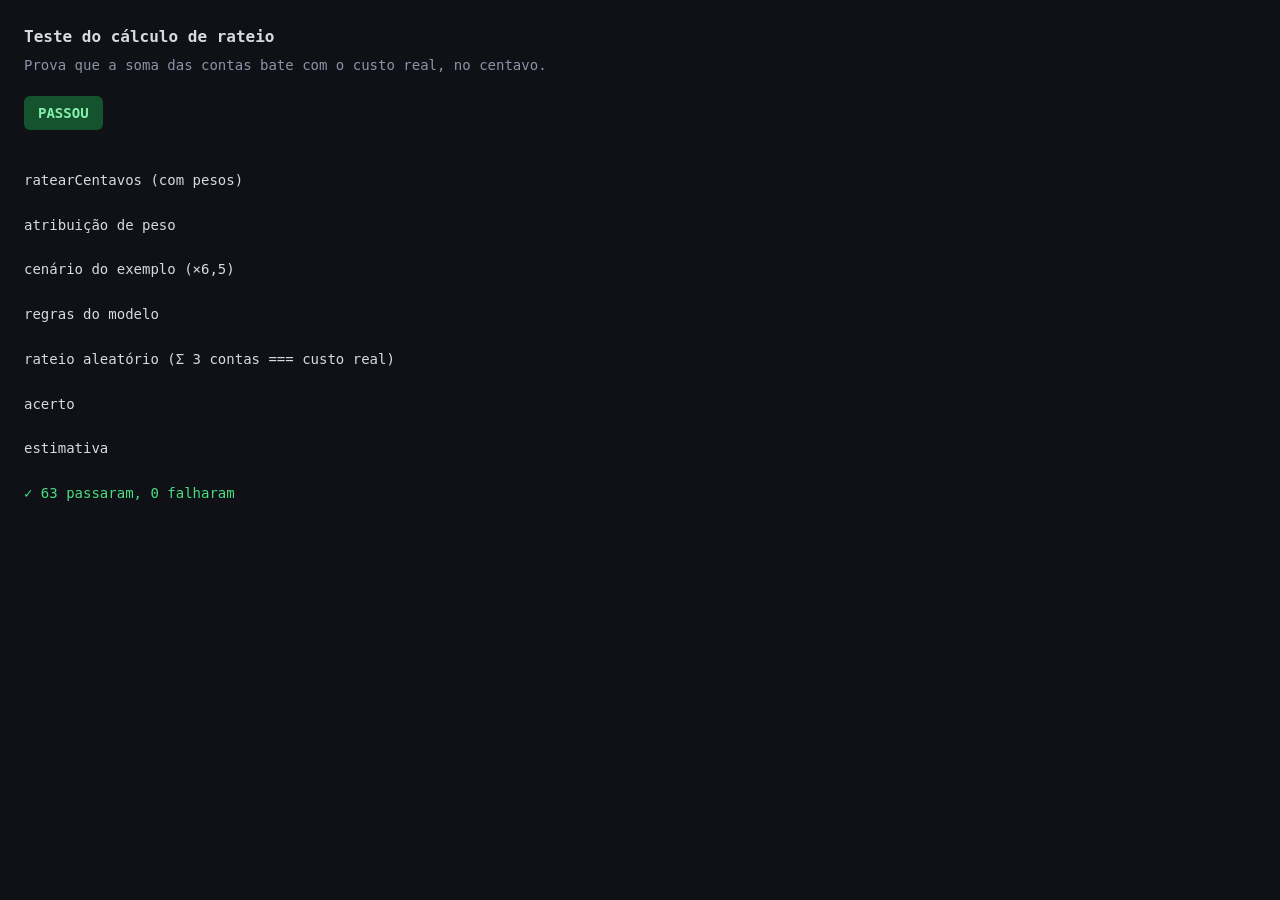
<file: tests/calc.test.html>
<!doctype html>
<html lang="pt-BR">
<head>
<meta charset="utf-8">
<meta name="viewport" content="width=device-width, initial-scale=1">
<title>Teste — cálculo de rateio</title>
<style>
  body { font: 14px/1.6 ui-monospace, SFMono-Regular, Menlo, monospace;
         margin: 0; padding: 24px; background: #0f1117; color: #d7dae0; }
  h1 { font-size: 16px; margin: 0 0 4px; }
  p.sub { margin: 0 0 20px; color: #8b93a7; }
  pre { white-space: pre-wrap; margin: 0; }
  .ok { color: #4ade80; }
  .err { color: #f87171; }
  #selo { display: inline-block; padding: 6px 14px; border-radius: 6px;
          font-weight: 700; margin-bottom: 16px; }
  #selo.ok { background: #14532d; color: #86efac; }
  #selo.err { background: #4c1d1d; color: #fca5a5; }
</style>
</head>
<body>
  <h1>Teste do cálculo de rateio</h1>
  <p class="sub">Prova que a soma das contas bate com o custo real, no centavo.</p>
  <div id="selo">rodando…</div>
  <pre id="saida"></pre>

<script src="../js/calc.js"></script>
<script>
  // captura a saída do teste na página
  const saida = document.getElementById("saida");
  const original = console.log;
  console.log = function (msg) {
    original.apply(console, arguments);
    const linha = document.createElement("div");
    const texto = String(msg);
    if (texto.indexOf("✗") >= 0) linha.className = "err";
    else if (texto.indexOf("✓") >= 0) linha.className = "ok";
    linha.textContent = texto;
    saida.appendChild(linha);
  };
  window.addEventListener("error", function () {
    const selo = document.getElementById("selo");
    selo.className = "err";
    selo.textContent = "FALHOU";
  });
</script>
<script src="calc.test.js"></script>
<script>
  const selo = document.getElementById("selo");
  if (selo.textContent === "rodando…") {
    selo.className = "ok";
    selo.textContent = "PASSOU";
  }
</script>
</body>
</html>
</file>
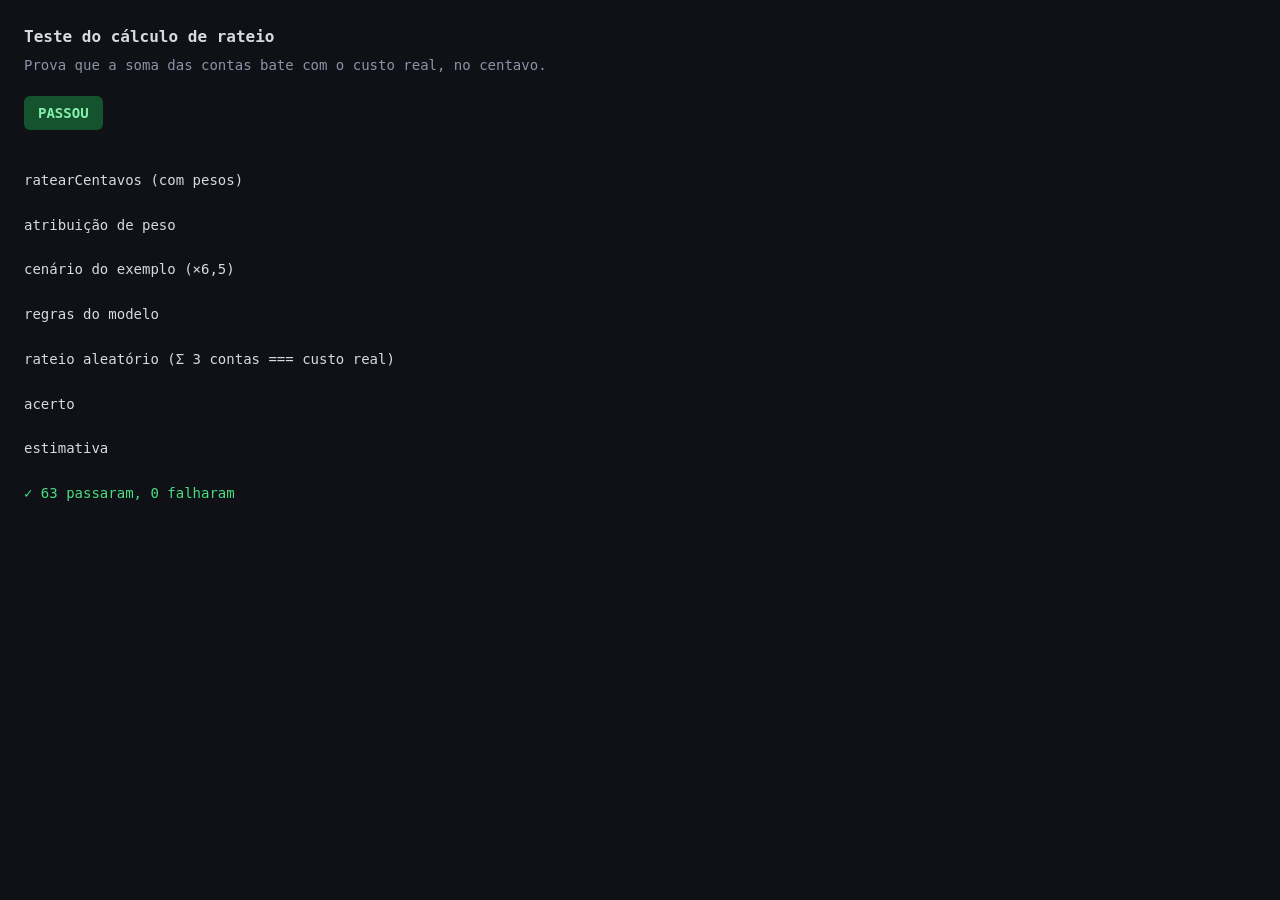
<file: tests/calculo.test.html>
<!doctype html>
<html lang="pt-BR">
<head>
<meta charset="utf-8">
<meta name="viewport" content="width=device-width, initial-scale=1">
<title>Teste — cálculo de rateio</title>
<style>
  body { font: 14px/1.6 ui-monospace, SFMono-Regular, Menlo, monospace;
         margin: 0; padding: 24px; background: #0f1117; color: #d7dae0; }
  h1 { font-size: 16px; margin: 0 0 4px; }
  p.sub { margin: 0 0 20px; color: #8b93a7; }
  pre { white-space: pre-wrap; margin: 0; }
  .ok { color: #4ade80; }
  .err { color: #f87171; }
  #selo { display: inline-block; padding: 6px 14px; border-radius: 6px;
          font-weight: 700; margin-bottom: 16px; }
  #selo.ok { background: #14532d; color: #86efac; }
  #selo.err { background: #4c1d1d; color: #fca5a5; }
</style>
</head>
<body>
  <h1>Teste do cálculo de rateio</h1>
  <p class="sub">Prova que a soma das contas bate com o custo real, no centavo.</p>
  <div id="selo">rodando…</div>
  <pre id="saida"></pre>

<script src="../js/calculo.js"></script>
<script>
  // captura a saída do teste na página
  const saida = document.getElementById("saida");
  const original = console.log;
  console.log = function (msg) {
    original.apply(console, arguments);
    const linha = document.createElement("div");
    const texto = String(msg);
    if (texto.indexOf("✗") >= 0) linha.className = "err";
    else if (texto.indexOf("✓") >= 0) linha.className = "ok";
    linha.textContent = texto;
    saida.appendChild(linha);
  };
  window.addEventListener("error", function () {
    const selo = document.getElementById("selo");
    selo.className = "err";
    selo.textContent = "FALHOU";
  });
</script>
<script src="calculo.test.js"></script>
<script>
  const selo = document.getElementById("selo");
  if (selo.textContent === "rodando…") {
    selo.className = "ok";
    selo.textContent = "PASSOU";
  }
</script>
</body>
</html>
</file>
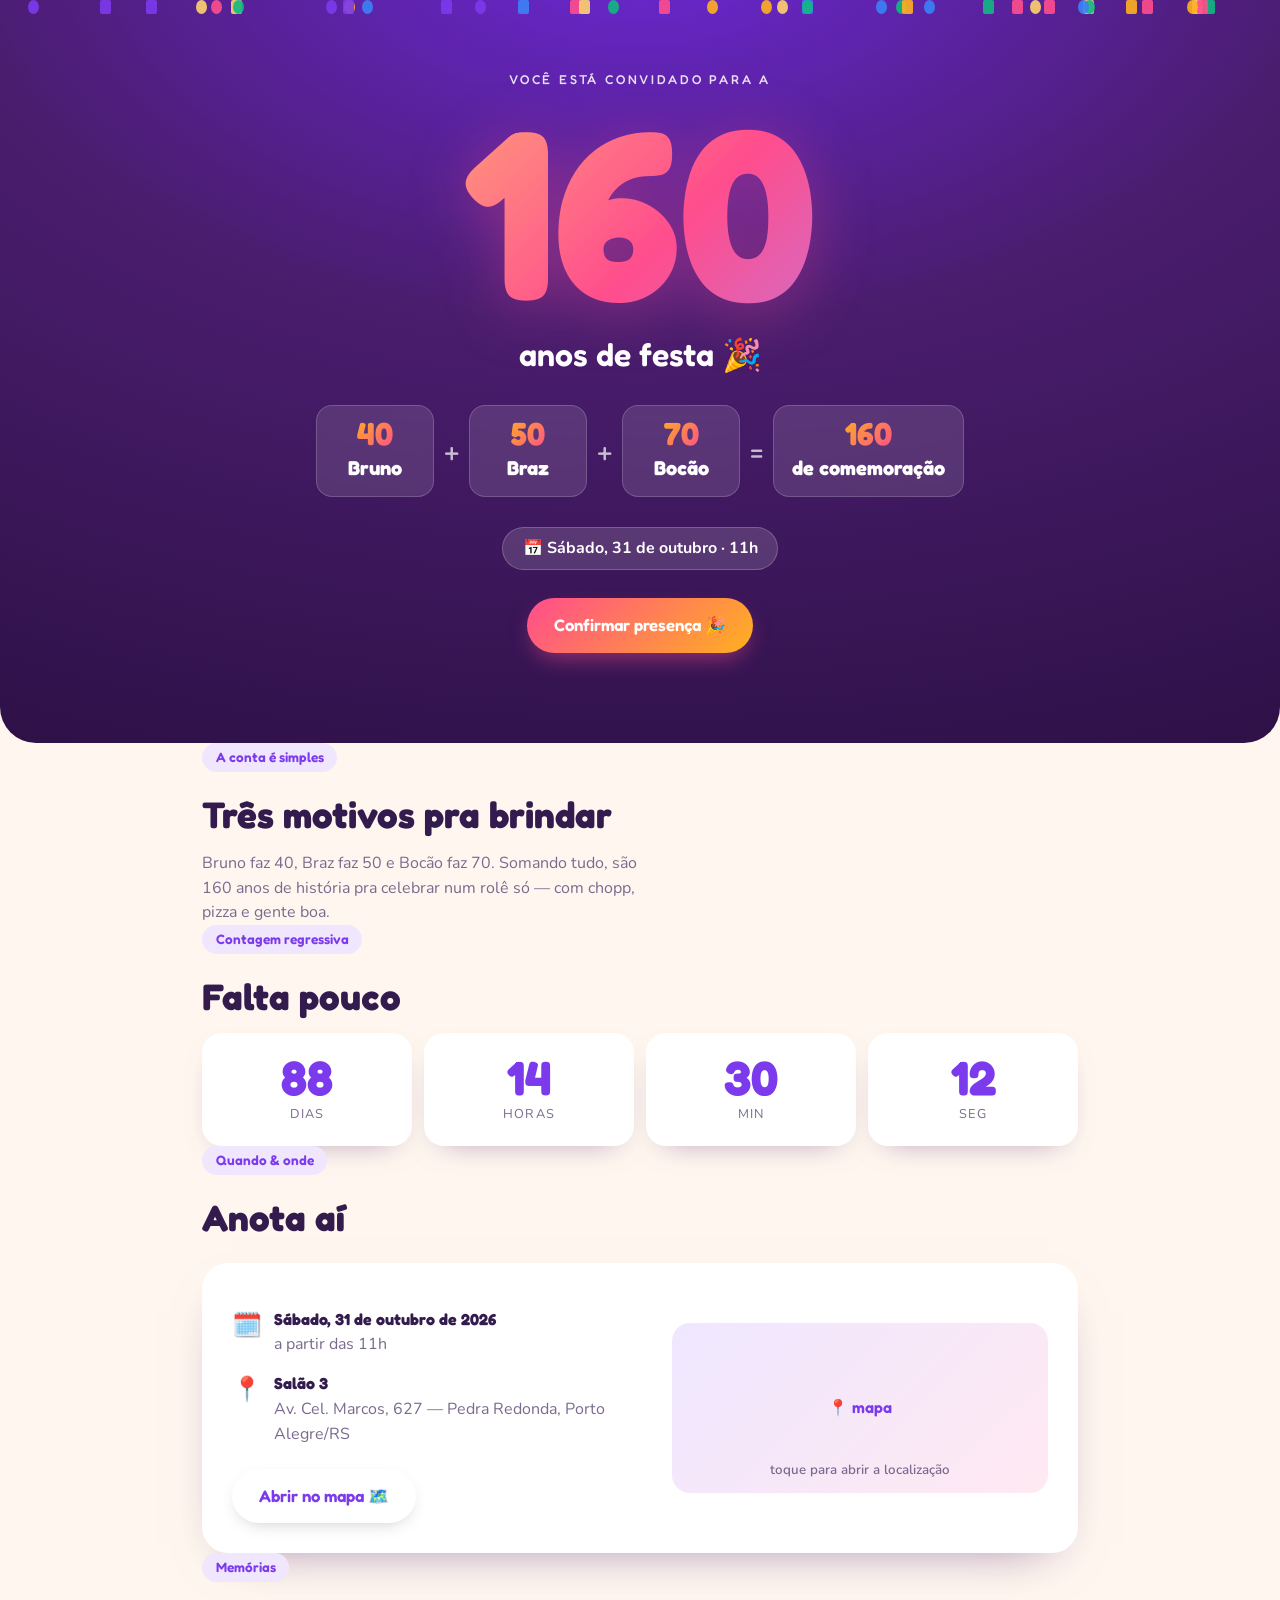
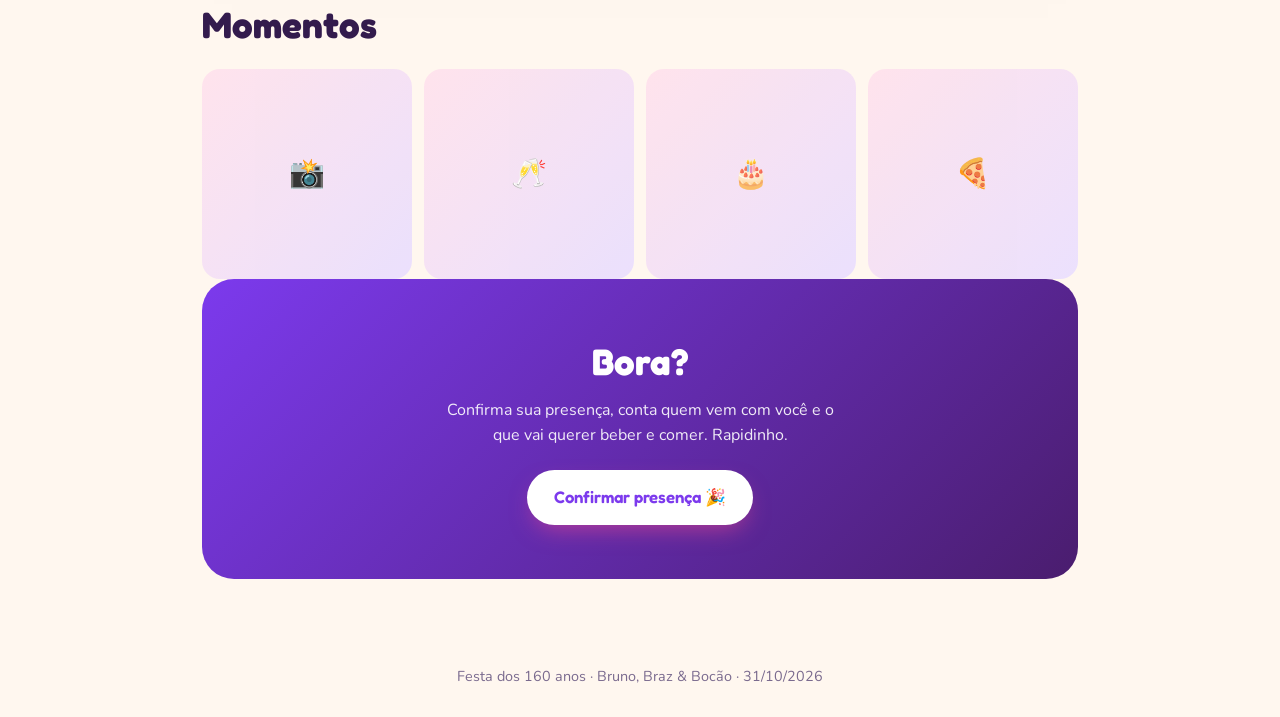
<file: docs/revisao/design/mockup-convite.html>
<!doctype html>
<html lang="pt-BR">
<head>
<meta charset="utf-8">
<meta name="viewport" content="width=device-width, initial-scale=1">
<title>Festa dos 160 anos — mockup</title>
<link rel="preconnect" href="https://fonts.googleapis.com">
<link rel="preconnect" href="https://fonts.gstatic.com" crossorigin>
<link href="https://fonts.googleapis.com/css2?family=Fredoka:wght@400;500;600;700&family=Nunito:wght@400;600;700;800&display=swap" rel="stylesheet">
<style>
  :root{
    --plum:#4a1d6e; --plum-2:#2e1147;
    --roxo:#7c3aed; --pink:#ff4d8d; --amber:#ffb020; --teal:#10b981; --blue:#3b82f6;
    --cream:#fff7ef; --ink:#331b4d; --muted:#7a6a8e;
  }
  *{box-sizing:border-box; margin:0; padding:0}
  body{font-family:"Nunito",system-ui,sans-serif; color:var(--ink); background:var(--cream); line-height:1.55}
  h1,h2,h3,.disp{font-family:"Fredoka",sans-serif}
  .wrap{max-width:920px; margin:0 auto; padding:0 22px}
  .btn{display:inline-flex; align-items:center; gap:.5em; font-family:"Fredoka"; font-weight:600; font-size:1.05rem;
    padding:.85em 1.6em; border-radius:999px; border:0; cursor:pointer; text-decoration:none;
    background:linear-gradient(135deg,var(--pink),var(--amber)); color:#fff; box-shadow:0 10px 24px -8px rgba(255,77,141,.6); transition:transform .15s}
  .btn:hover{transform:translateY(-2px)}
  .btn.ghost{background:#fff; color:var(--roxo); box-shadow:0 6px 18px -8px rgba(0,0,0,.25)}

  /* ---------- HERO ---------- */
  .hero{position:relative; overflow:hidden; text-align:center; color:#fff;
    background:radial-gradient(120% 120% at 50% -10%, #6d28d9 0%, var(--plum) 45%, var(--plum-2) 100%);
    padding:70px 0 90px; border-radius:0 0 36px 36px}
  .confete{position:absolute; inset:0; pointer-events:none}
  .confete i{position:absolute; width:11px; height:14px; border-radius:2px; opacity:.9; animation:cai 6s linear infinite}
  @keyframes cai{0%{transform:translateY(-20px) rotate(0)}100%{transform:translateY(620px) rotate(360deg)}}
  .kicker{font-family:"Fredoka"; font-weight:500; letter-spacing:.22em; text-transform:uppercase; font-size:.8rem; opacity:.85}
  .n160{font-family:"Fredoka"; font-weight:700; font-size:min(38vw,240px); line-height:.9; margin:.05em 0;
    background:linear-gradient(135deg,#ffd36e,var(--pink) 55%,#a78bfa); -webkit-background-clip:text; background-clip:text; color:transparent;
    filter:drop-shadow(0 8px 30px rgba(255,77,141,.35))}
  .hero .sub{font-family:"Fredoka"; font-weight:600; font-size:clamp(1.3rem,4vw,2rem)}
  .equacao{display:flex; flex-wrap:wrap; gap:10px; justify-content:center; align-items:center; margin:26px 0 8px}
  .pessoa{background:rgba(255,255,255,.12); border:1px solid rgba(255,255,255,.18); backdrop-filter:blur(4px);
    border-radius:16px; padding:12px 18px; min-width:118px}
  .pessoa b{font-family:"Fredoka"; font-size:1.25rem; display:block}
  .pessoa .idade{font-family:"Fredoka"; font-weight:700; font-size:2rem; line-height:1;
    background:linear-gradient(135deg,var(--amber),var(--pink)); -webkit-background-clip:text; background-clip:text; color:transparent}
  .op{font-family:"Fredoka"; font-size:1.8rem; opacity:.7}
  .datapill{display:inline-block; margin-top:22px; background:rgba(255,255,255,.14); border:1px solid rgba(255,255,255,.2);
    padding:.5em 1.2em; border-radius:999px; font-weight:700}
  .hero .cta{margin-top:28px}

  /* ---------- SECTIONS ---------- */
  section{padding:56px 0}
  .tag{display:inline-block; font-family:"Fredoka"; font-weight:600; color:var(--roxo); background:#f0e7ff;
    padding:.3em 1em; border-radius:999px; font-size:.85rem; margin-bottom:14px}
  h2{font-size:clamp(1.6rem,4vw,2.3rem); margin-bottom:8px}
  .lead{color:var(--muted); max-width:44ch}

  .count{display:grid; grid-template-columns:repeat(4,1fr); gap:12px; margin-top:8px}
  .tile{background:#fff; border-radius:20px; padding:20px 8px; text-align:center; box-shadow:0 12px 30px -18px rgba(74,29,110,.5)}
  .tile b{font-family:"Fredoka"; font-weight:700; font-size:clamp(2rem,7vw,3rem); color:var(--roxo); display:block; line-height:1}
  .tile span{font-size:.8rem; color:var(--muted); text-transform:uppercase; letter-spacing:.08em}

  .card{background:#fff; border-radius:26px; padding:30px; box-shadow:0 20px 50px -30px rgba(74,29,110,.6);
    display:grid; grid-template-columns:1.1fr 1fr; gap:26px; align-items:center}
  .infoline{display:flex; gap:12px; align-items:flex-start; margin:14px 0}
  .infoline .ic{font-size:1.5rem}
  .infoline b{font-family:"Fredoka"}
  .mapa{background:linear-gradient(135deg,#efe7ff,#ffe9f2); border-radius:18px; min-height:170px;
    display:flex; align-items:center; justify-content:center; text-align:center; color:var(--roxo); font-family:"Fredoka"; font-weight:600; position:relative}
  .mapa small{position:absolute; bottom:12px; font-family:"Nunito"; color:var(--muted); font-weight:600}

  .fotos{display:grid; grid-template-columns:repeat(4,1fr); gap:12px}
  .foto{aspect-ratio:1; border-radius:18px; background:
    linear-gradient(135deg,#ffe1ec,#e9deff); display:flex; align-items:center; justify-content:center; font-size:1.8rem; opacity:.9}

  .final{text-align:center; background:linear-gradient(135deg,#7c3aed,#4a1d6e); color:#fff; border-radius:32px; padding:54px 24px; margin:0 0 56px}
  .final h2{color:#fff}
  .final p{opacity:.9; margin:6px auto 22px; max-width:40ch}
  footer{text-align:center; color:var(--muted); padding:30px; font-size:.9rem}
  @media(max-width:640px){ .card{grid-template-columns:1fr} .count{grid-template-columns:repeat(2,1fr)} .fotos{grid-template-columns:repeat(2,1fr)} }
</style>
</head>
<body>

  <header class="hero">
    <div class="confete" id="cf"></div>
    <div class="wrap">
      <div class="kicker">Você está convidado para a</div>
      <div class="n160">160</div>
      <div class="sub">anos de festa 🎉</div>

      <div class="equacao">
        <div class="pessoa"><span class="idade">40</span><b>Bruno</b></div>
        <div class="op">+</div>
        <div class="pessoa"><span class="idade">50</span><b>Braz</b></div>
        <div class="op">+</div>
        <div class="pessoa"><span class="idade">70</span><b>Bocão</b></div>
        <div class="op">=</div>
        <div class="pessoa"><span class="idade">160</span><b>de comemoração</b></div>
      </div>

      <div class="datapill">📅 Sábado, 31 de outubro · 11h</div>
      <div class="cta"><a href="#rsvp" class="btn">Confirmar presença 🎉</a></div>
    </div>
  </header>

  <section class="wrap">
    <span class="tag">A conta é simples</span>
    <h2>Três motivos pra brindar</h2>
    <p class="lead">Bruno faz 40, Braz faz 50 e Bocão faz 70. Somando tudo, são 160 anos de história pra celebrar num rolê só — com chopp, pizza e gente boa.</p>
  </section>

  <section class="wrap">
    <span class="tag">Contagem regressiva</span>
    <h2>Falta pouco</h2>
    <div class="count">
      <div class="tile"><b>88</b><span>dias</span></div>
      <div class="tile"><b>14</b><span>horas</span></div>
      <div class="tile"><b>30</b><span>min</span></div>
      <div class="tile"><b>12</b><span>seg</span></div>
    </div>
  </section>

  <section class="wrap">
    <span class="tag">Quando &amp; onde</span>
    <h2>Anota aí</h2>
    <div class="card" style="margin-top:16px">
      <div>
        <div class="infoline"><span class="ic">🗓️</span><div><b>Sábado, 31 de outubro de 2026</b><br><span style="color:var(--muted)">a partir das 11h</span></div></div>
        <div class="infoline"><span class="ic">📍</span><div><b>Salão 3</b><br><span style="color:var(--muted)">Av. Cel. Marcos, 627 — Pedra Redonda, Porto Alegre/RS</span></div></div>
        <a href="#" class="btn ghost" style="margin-top:8px">Abrir no mapa 🗺️</a>
      </div>
      <div class="mapa">📍 mapa<small>toque para abrir a localização</small></div>
    </div>
  </section>

  <section class="wrap">
    <span class="tag">Memórias</span>
    <h2>Momentos</h2>
    <div class="fotos" style="margin-top:16px">
      <div class="foto">📸</div><div class="foto">🥂</div><div class="foto">🎂</div><div class="foto">🍕</div>
    </div>
  </section>

  <section class="wrap" id="rsvp">
    <div class="final">
      <h2>Bora?</h2>
      <p>Confirma sua presença, conta quem vem com você e o que vai querer beber e comer. Rapidinho.</p>
      <a href="#" class="btn" style="background:#fff;color:var(--roxo)">Confirmar presença 🎉</a>
    </div>
  </section>

  <footer>Festa dos 160 anos · Bruno, Braz &amp; Bocão · 31/10/2026</footer>

<script>
  // confete só decorativo do mockup
  const cf=document.getElementById('cf'), cores=['#ffd36e','#ff4d8d','#7c3aed','#10b981','#3b82f6','#ffb020'];
  for(let i=0;i<40;i++){const s=document.createElement('i');s.style.left=Math.random()*100+'%';
    s.style.background=cores[i%cores.length];s.style.animationDelay=(Math.random()*6)+'s';
    s.style.animationDuration=(4+Math.random()*4)+'s';if(Math.random()>.5)s.style.borderRadius='50%';cf.appendChild(s);}
</script>
</body>
</html>
</file>
